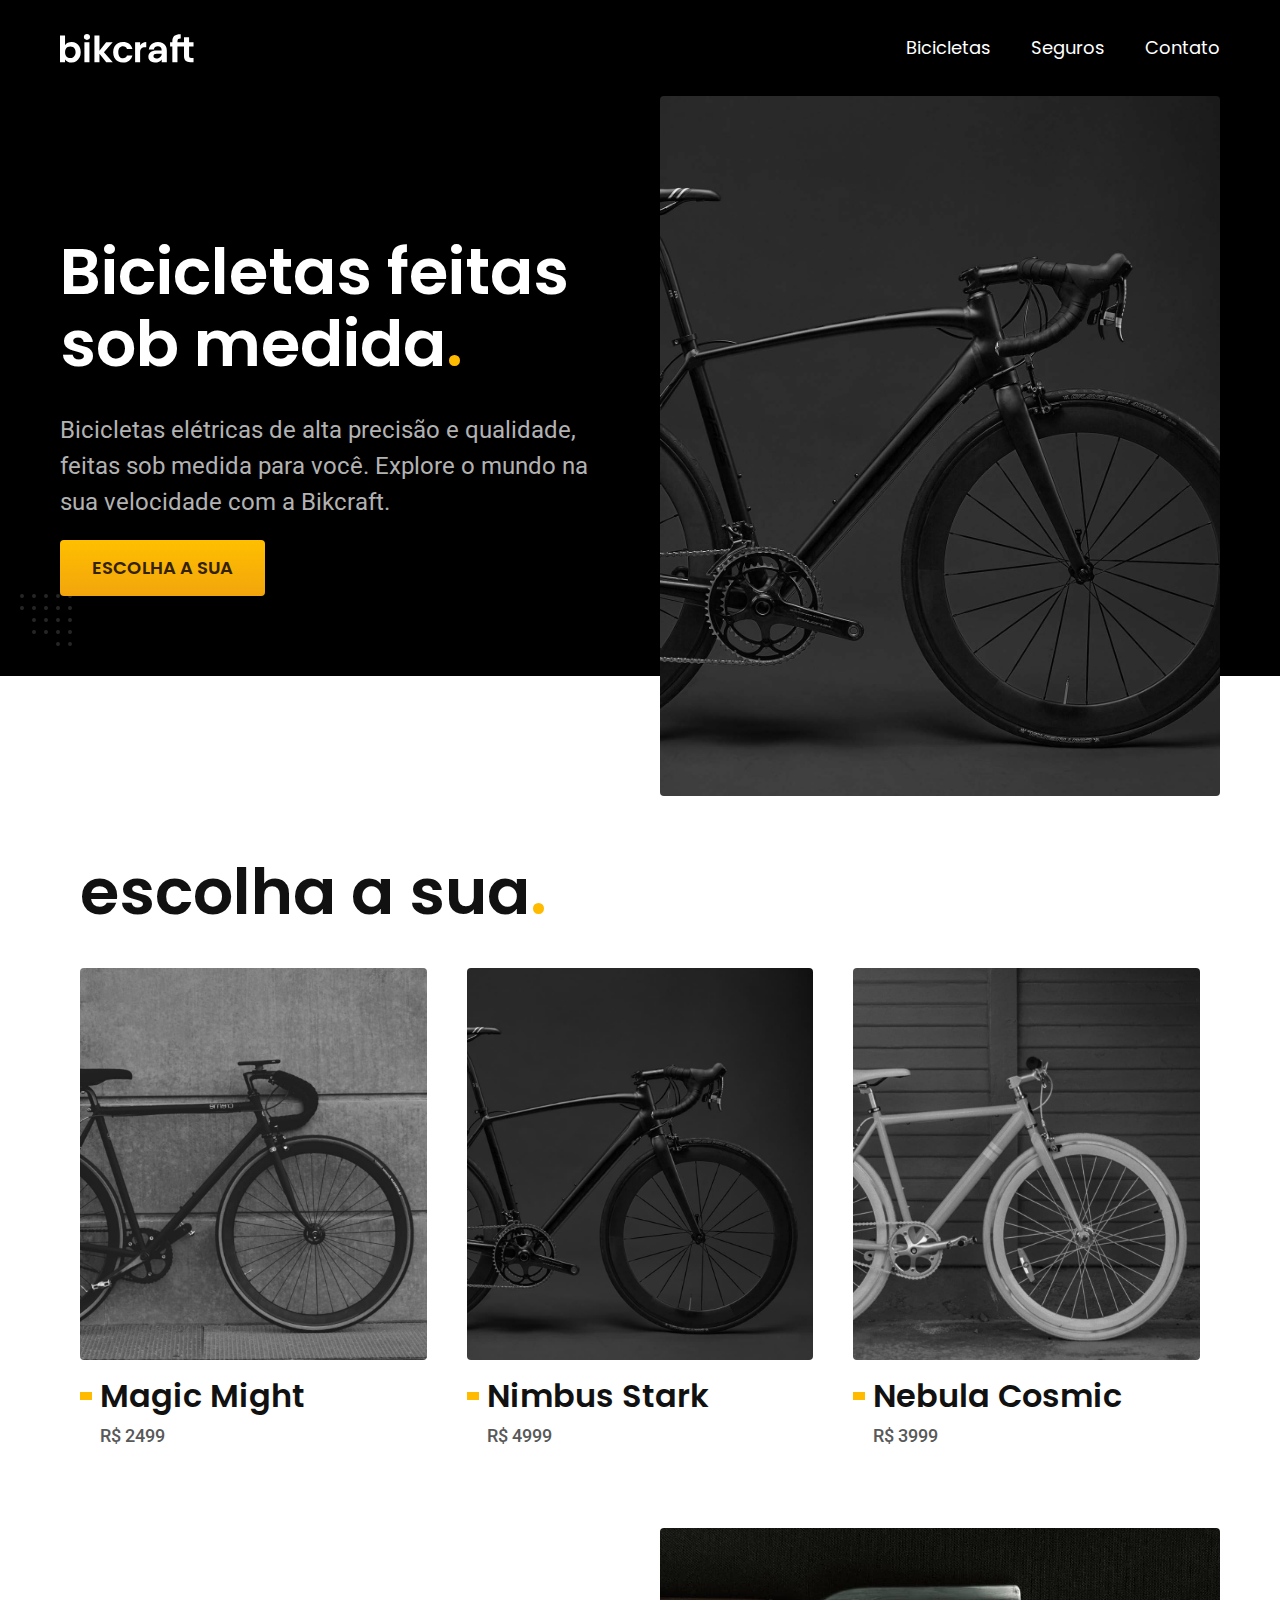
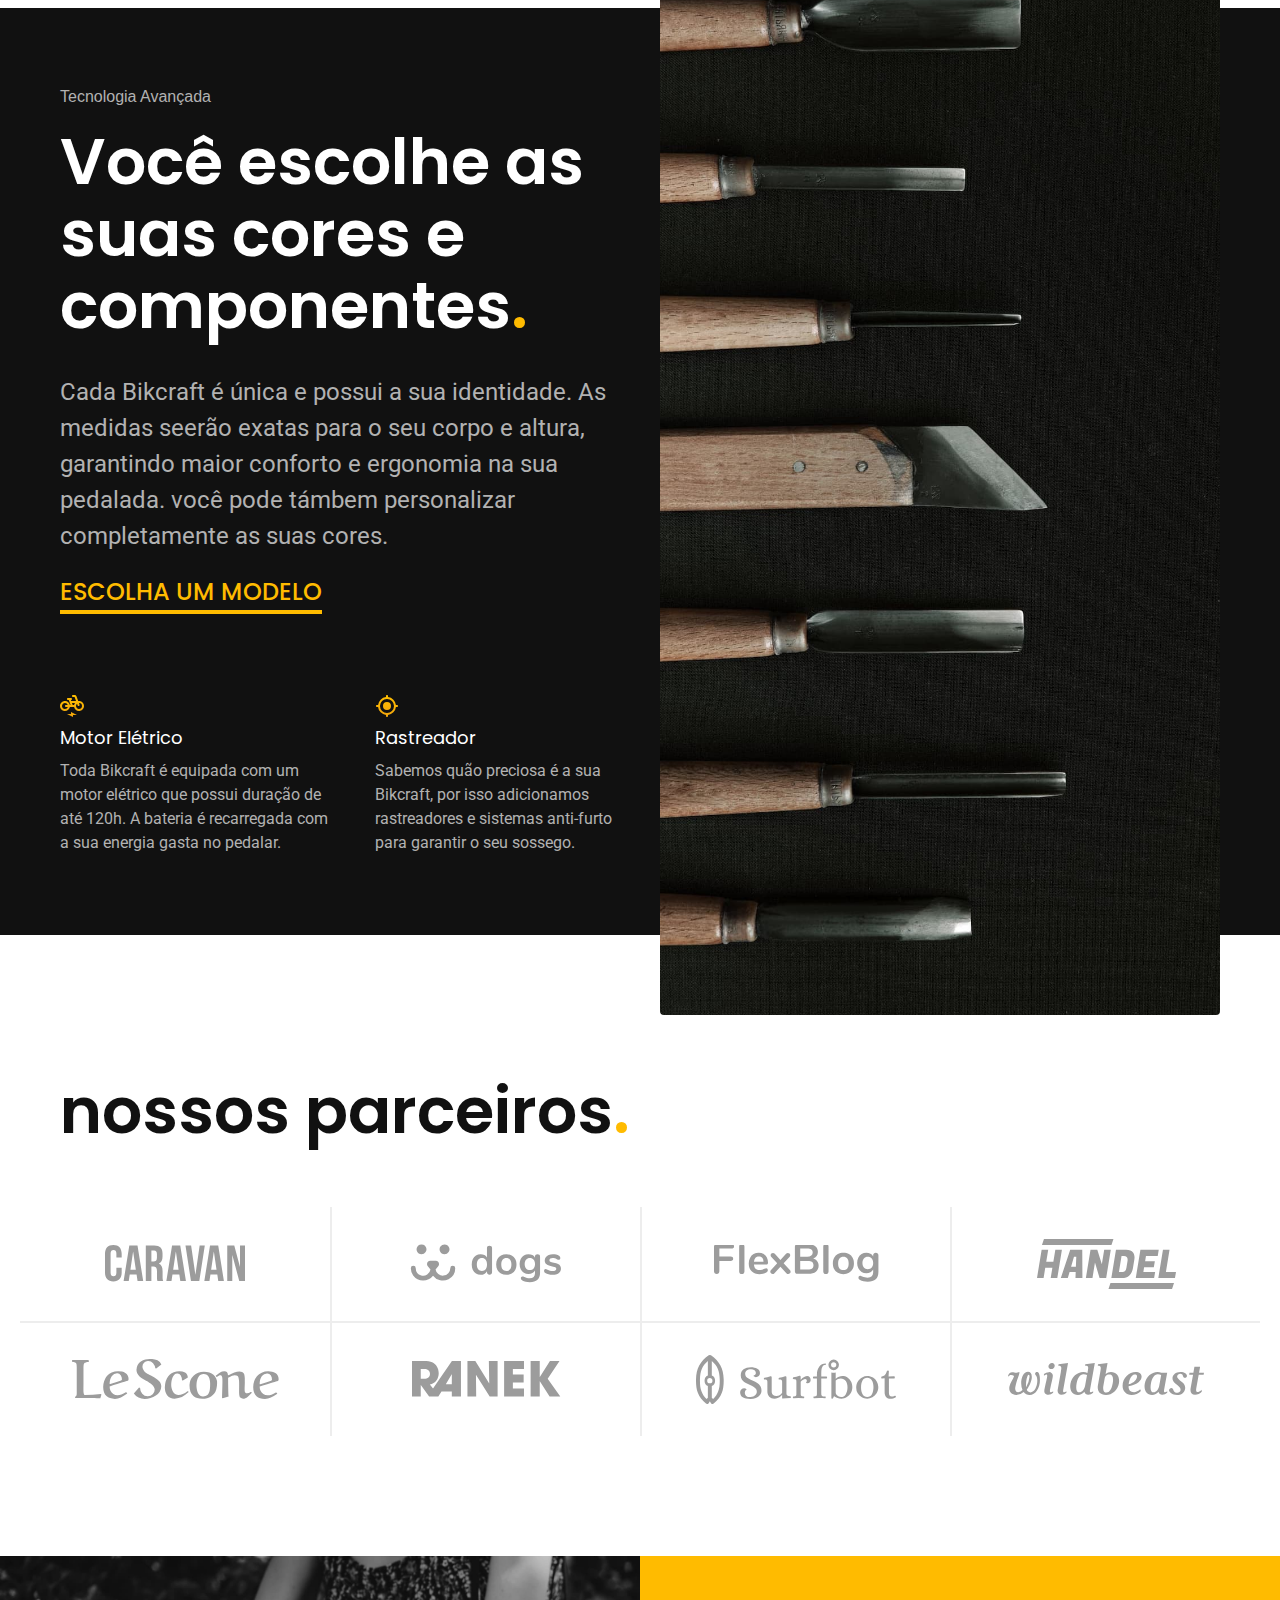
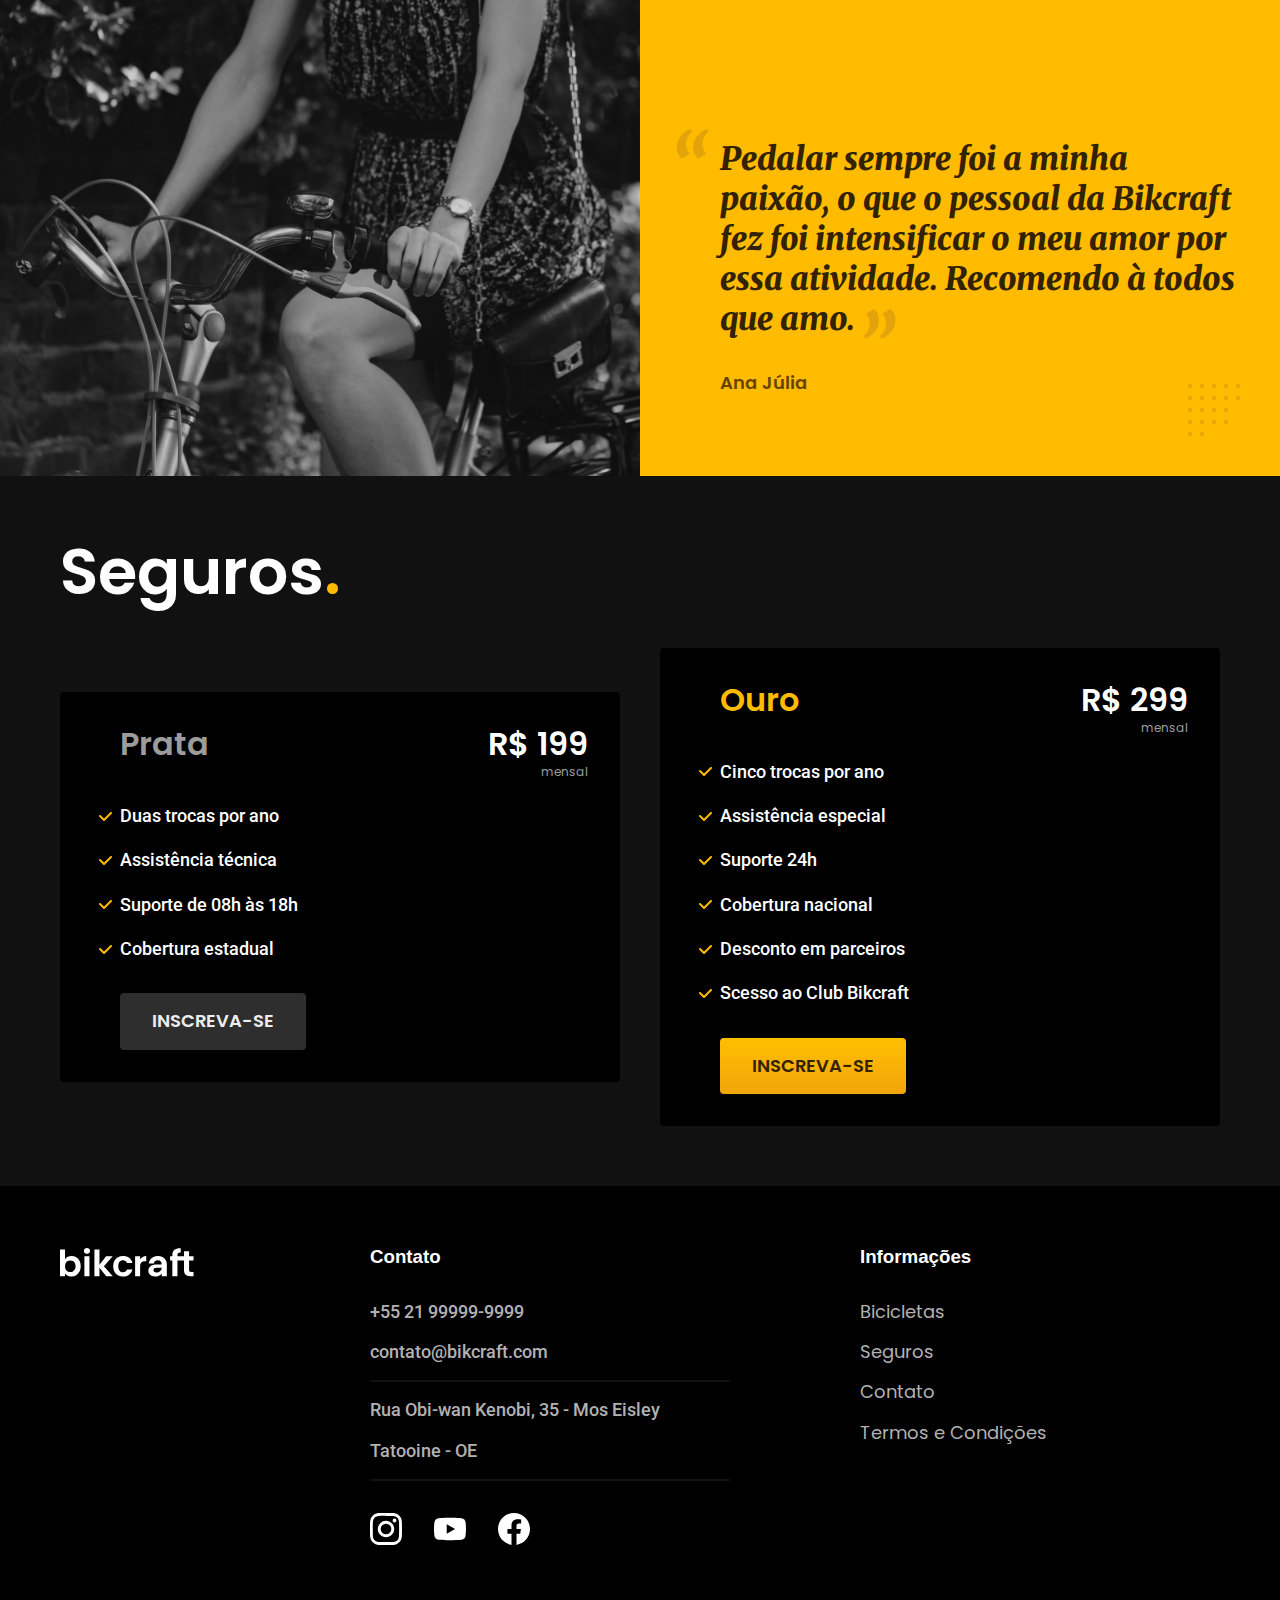
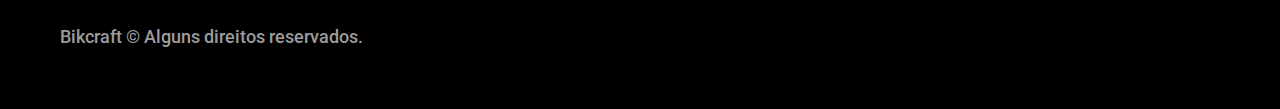
<file: bikcraft/index.html>
<!DOCTYPE html>
<html lang="pt-br">

<head>
  <meta charset="UTF-8">
  <meta name="viewport" content="width=device-width, initial-scale=1.0">

  <title>Bikcraft - Bicicletas Elétricas</title>
  <meta name="description" content="Bicicletas elétricas de alta precisão e qualidade,  feitas sob medida para o cliente. Explore o mundo na sua velocidade com a Bikcraft.">

  <link rel="icon" href="./favicon.svg" type="image/svg+xml">
  <link rel="preload" href="./css/style.min.css" as="style">
  <link rel="stylesheet" href="./css/style.min.css">
  <script>document.documentElement.classList.add("js")</script>

  <link rel="preconnect" href="https://fonts.googleapis.com">
  <link rel="preconnect" href="https://fonts.gstatic.com" crossorigin>
  <link href="https://fonts.googleapis.com/css2?family=Fira+Sans&family=Merriweather:ital,wght@1,900&family=Poppins:wght@400;600&family=Roboto:wght@400;500&display=swap" rel="stylesheet">

</head>

<body>
  <header class="header-bg">
    <div class="header container">
      <a href="./">
        <img src="./img/bikcraft.svg" width="136" height="32" alt="Bikcraft">
      </a>

      <nav aria-label="primaria">
        <ul class="header-menu font-1-m cor-0">
          <li><a href="./bicicletas.html">Bicicletas</a></li>
          <li><a href="./seguros.html">Seguros</a></li>
          <li><a href="./contato.html">Contato</a></li>
        </ul>
      </nav>
    </div>
  </header>

  <main class="introducao-bg">
    <div class="introducao container">
      <div class="introducao-conteudo">
        <h1 class="font-1-xxl cor-0 fadeInDown" data-anime="200">Bicicletas feitas sob medida<span class="cor-p1">.</span></h1>
        <p class="font-2-l cor-5 fadeInDown" data-anime="400">Bicicletas elétricas de alta precisão e qualidade, feitas sob medida para você. Explore o mundo na sua velocidade com a Bikcraft.</p>
        <a class="botao fadeInDown" data-anime="600" href="./bicicletas.html">Escolha a sua</a>
      </div>
      <picture data-anime="800" class="fadeInDown">
        <source media="(max-width: 800px)" src="./img/bicicletas/nimbus.jpg">
        <img src="./img/fotos/introducao.jpg" width="1280" height="1600" alt="Bicicleta elétrica preta.">
      </picture>

    </div>
  </main>

  <article class="bicicletas-lista">
    <h2 class="container font-1-xxl">escolha a sua<span class="cor-p1">.</span></h2>

    <ul>
      <li>
        <a href="./bicicletas/magic.html">
          <img src="./img/bicicletas/magic-home.jpg" width="920" height="1040" alt="Bicicleta preta">
          <h3 class="font-1-xl">Magic Might</h3>
          <span class="font-2-m cor-8">R$ 2499</span>
        </a>
      </li>
      <li>
        <a href="./bicicletas/nimbus.html">
          <img src="./img/bicicletas/nimbus-home.jpg" width="920" height="1040" alt="Bicicleta preta">
          <h3 class="font-1-xl">Nimbus Stark</h3>
          <span class="font-2-m cor-8">R$ 4999</span>
        </a>
      </li>
      <li>
        <a href="./bicicletas/nebula.html">
          <img src="./img/bicicletas/nebula-home.jpg" width="920" height="1040" alt="Bicicleta preta">
          <h3 class="font-1-xl">Nebula Cosmic</h3>
          <span class="font-2-m cor-8">R$ 3999</span>
        </a>
      </li>
    </ul>
  </article>

  <article class="tecnologia-bg">
    <div class="tecnologia container">
      <div class="tecnologia-conteudo">
        <span class="font-2-l-b cor-5">Tecnologia Avançada</span>
        <h2 class="font-1-xxl cor-0">Você escolhe as suas cores e componentes<span class="cor-p1">.</span></h2>
        <p class="font-2-l cor-5">Cada Bikcraft é única e possui a sua identidade. As medidas seerão exatas para o seu corpo e altura, garantindo maior conforto e ergonomia na sua pedalada. você pode támbem personalizar completamente as suas cores.</p>
        <a class="link" href="./bicicletas.html">Escolha um modelo</a>
        <div class="tecnologia-vantagens">
          <div>
            <img src="./img/icones/eletrica.svg" width="24" height="24" alt="">
            <h3 class="font-1-m cor-0">Motor Elétrico</h3>
            <p class="font-2-s cor-5">Toda Bikcraft é equipada com um motor elétrico que possui duração de até 120h. A bateria é recarregada com a sua energia gasta no pedalar.</p>
          </div>
          <div>
            <img src="./img/icones/rastreador.svg" width="24" height="24" alt="">
            <h3 class="font-1-m cor-0">Rastreador</h3>
            <p class="font-2-s cor-5">Sabemos quão preciosa é a sua Bikcraft, por isso adicionamos rastreadores e sistemas anti-furto para garantir o seu sossego.</p>
          </div>
        </div>
      </div>
      <div class="tecnologia-imagem">
        <img src="./img/fotos/tecnologia.jpg" width="1200" height="1920" alt="">
      </div>
    </div>
  </article>

  <section class="parceiros" aria-label="Nossos Parceiros">
    <h2 class="container font-1-xxl">nossos parceiros<span class="cor-p1">.</span></h2>

    <ul>
      <li><img src="./img/parceiros/caravan.svg" width="140" height="38" alt="caravan"></li>
      <li><img src="./img/parceiros/dogs.svg" width="152" height="39" alt="dogs"></li>
      <li><img src="./img/parceiros/flexblog.svg" width="165" height="38" alt="flexbog"></li>
      <li><img src="./img/parceiros/handel.svg" width="139" height="50" alt="handel"></li>
      <li><img src="./img/parceiros/lescone.svg" width="208" height="41" alt="lescone"></li>
      <li><img src="./img/parceiros/ranek.svg" width="149" height="36" alt="ranek"></li>
      <li><img src="./img/parceiros/surfbot.svg" width="200" height="49" alt="surfbot"></li>
      <li><img src="./img/parceiros/wildbeast.svg" width="196" height="34" alt="wildbeast"></li>
    </ul>
  </section>

  <section class="depoimento" aria-label="Depoimento">
    <div>
      <img src="./img/fotos/depoimento.jpg" width="1560" height="1360" alt="Pessoa pedalando uma bicicleta Bikcraft">
    </div>
    <div class="depoimento-conteudo">
      <blockquote class="font-1-xl cor-p5">
        <p>Pedalar sempre foi a minha paixão, o que o pessoal da Bikcraft fez foi intensificar o meu amor por essa atividade. Recomendo à todos que amo.</p>
      </blockquote>
      <span class="font-1-m-b cor-p4">Ana Júlia</span>
    </div>
  </section>

  <article class="seguros-bg">
    <div class="seguros container">
      <h2 class="font-1-xxl cor-0">Seguros<span class="cor-p1">.</span></h2>
      <div class="seguros-item">
        <h3 class="font-1-xl cor-6">Prata</h3>
        <span class="font-1-xl cor-0">R$ 199 <span class="font-1-xs cor-6">mensal</span></span>
        <ul class="font-2-m cor-0">
          <li>Duas trocas por ano</li>
          <li>Assistência técnica</li>
          <li>Suporte de 08h às 18h</li>
          <li>Cobertura estadual</li>
        </ul>
        <a class="botao seguntario" href="./orcamento.html?tipo=seguro&produto=prata">Inscreva-se</a>
      </div>

      <div class="seguros-item">
        <h3 class="font-1-xl cor-p1">Ouro</h3>
        <span class="font-1-xl cor-0">R$ 299 <span class="font-1-xs cor-6">mensal</span></span>
        <ul class="font-2-m cor-0">
          <li>Cinco trocas por ano</li>
          <li>Assistência especial</li>
          <li>Suporte 24h</li>
          <li>Cobertura nacional</li>
          <li>Desconto em parceiros</li>
          <li>Scesso ao Club Bikcraft</li>
        </ul>
        <a class="botao" href="./orcamento.html?tipo=seguro&produto=ouro">Inscreva-se</a>
      </div>
    </div>
  </article>

  <footer class="footer-bg">
    <div class="footer container">
      <img src="./img/bikcraft.svg" width="136" height="32" alt="Bikcraft">
      <div class="footer-contato">
        <h3 class="font-2-l-b cor-0">Contato</h3>
        <ul class="font-2-m cor-5">
          <li><a href="tel:+55219999999">+55 21 99999-9999</a></li>
          <li><a href="mailto:contato@bikcraft.com">contato@bikcraft.com</a></li>
          <li>Rua Obi-wan Kenobi, 35 - Mos Eisley</li>
          <li>Tatooine - OE</li>
        </ul>
        <div class="footer-redes">
          <a href="./">
            <img src="./img/redes/instagram.svg" width="32" height="32" alt="instagram">
          </a>
          <a href="./">
            <img src="./img/redes/youtube.svg" width="32" height="32" alt="Youtube">
          </a>
          <a href="./">
            <img src="./img/redes/facebook.svg" width="32" height="32" alt="Facebook">
          </a>
        </div>
      </div>
      <div class="footer-informacoes">
        <h3 class="font-2-l-b cor-0">Informações</h3>
        <nav>
          <ul class="font-1-m cor-5">
            <li><a href="./bicicletas.html">Bicicletas</a></li>
            <li><a href="./seguros.html">Seguros</a></li>
            <li><a href="./contato.html">Contato</a></li>
            <li><a href="./termos.html">Termos e Condições</a></li>
          </ul>
        </nav>
      </div>
      <p class="footer-copy font-2-m cor-6">Bikcraft © Alguns direitos reservados.</p>
    </div>
  </footer>

  <script src="./js/plugins/simple-anime.js"></script>
  <script src="./js/script.js"></script>
</body>

</html>
</file>
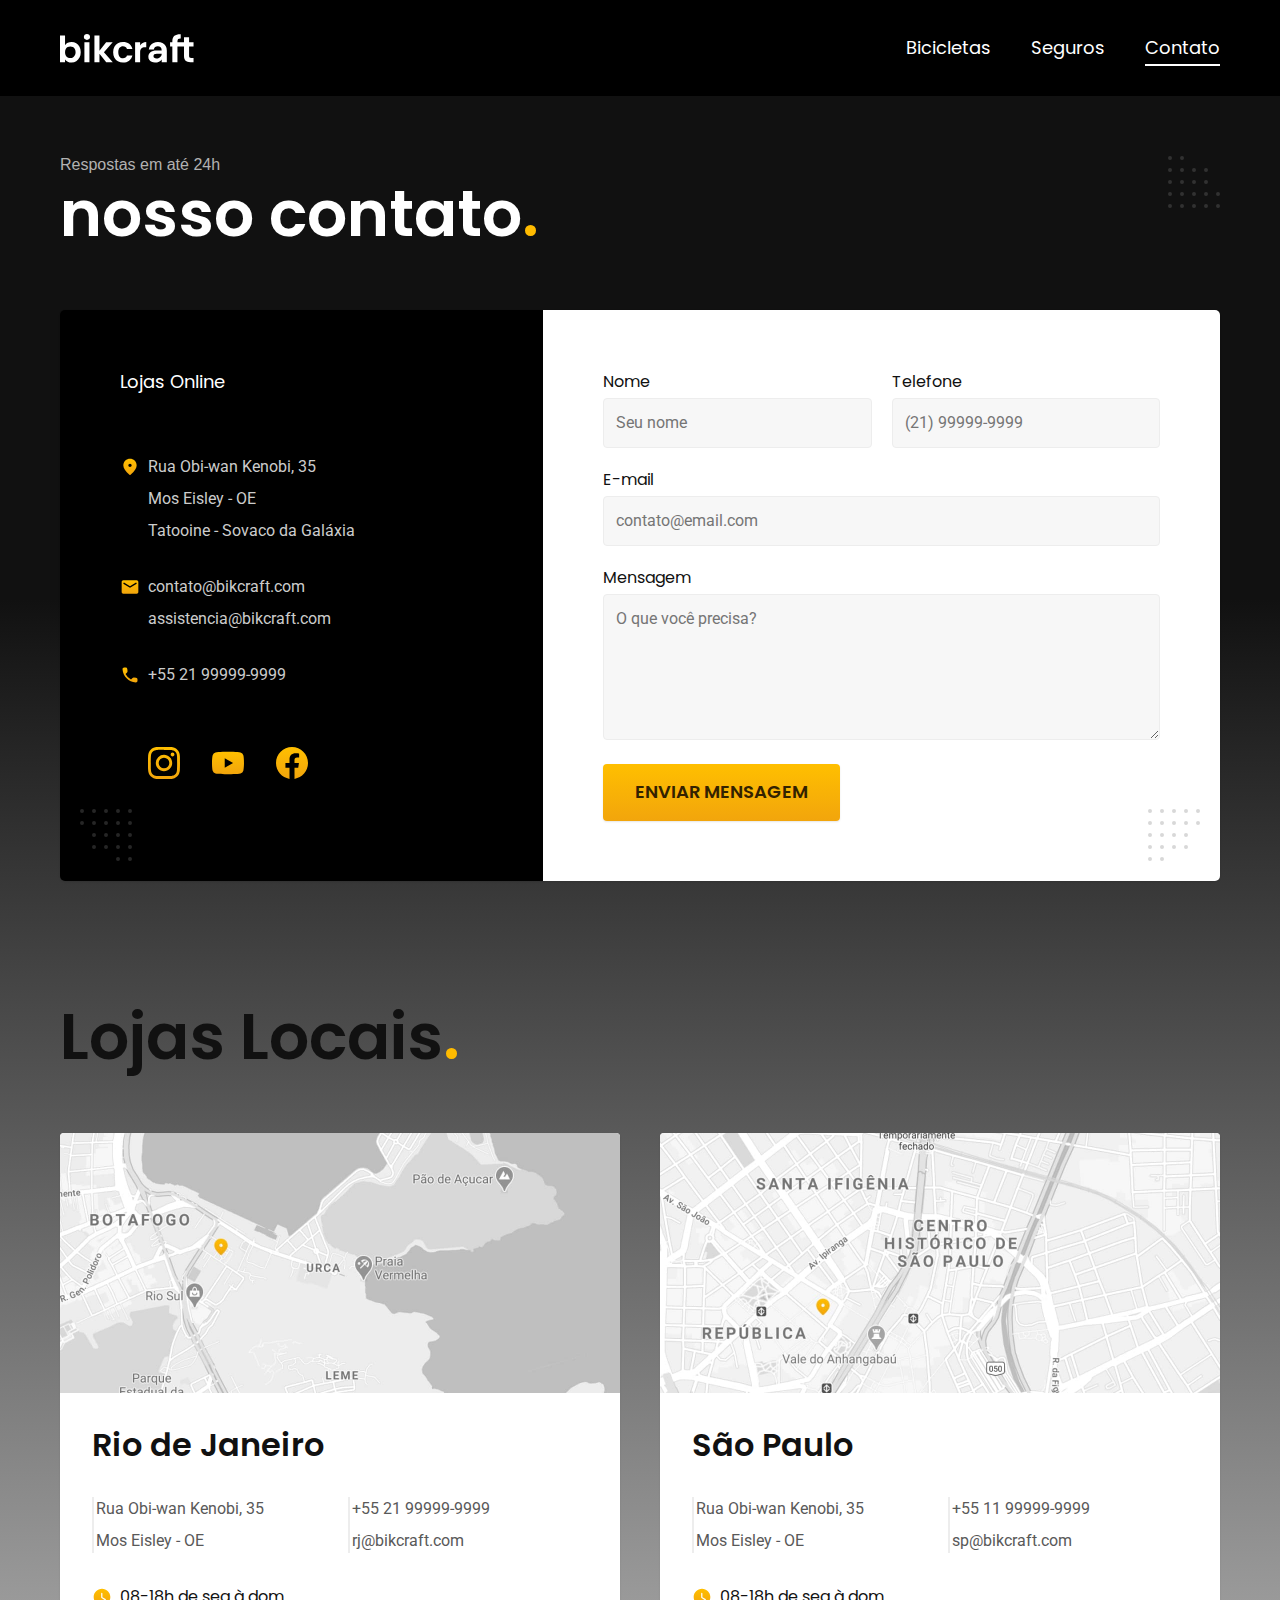
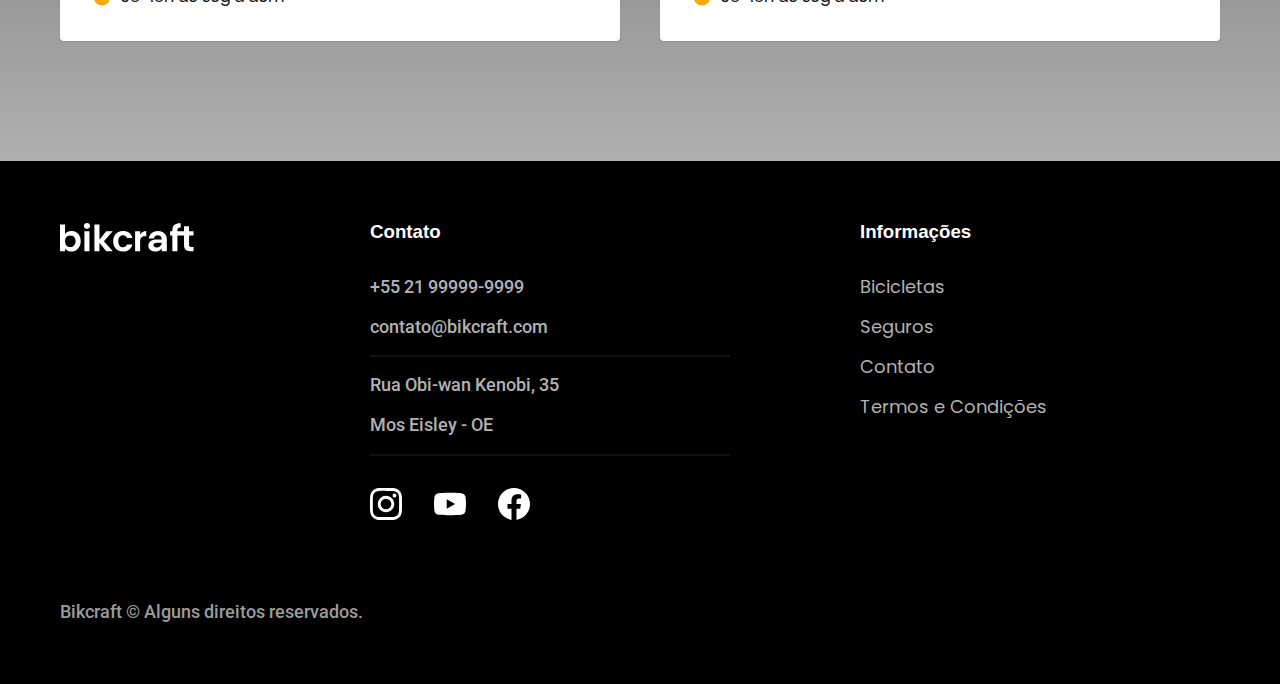
<file: bikcraft/contato.html>
<!DOCTYPE html>
<html lang="pt-br">

<head>
  <meta charset="UTF-8">
  <meta name="viewport" content="width=device-width, initial-scale=1.0">

  <title>Contato | Bikcraft</title>
  <meta name="description" content="Termos e Condições.">

  <link rel="icon" href="./favicon.svg" type="image/svg+xml">
  <link rel="preload" href="./css/style.min.css" as="style">
  <link rel="stylesheet" href="./css/style.min.css">
  <script>document.documentElement.classList.add("js")</script>

  <link rel="preconnect" href="https://fonts.googleapis.com">
  <link rel="preconnect" href="https://fonts.gstatic.com" crossorigin>
  <link href="https://fonts.googleapis.com/css2?family=Fira+Sans&family=Merriweather:ital,wght@1,900&family=Poppins:wght@400;600&family=Roboto:wght@400;500&display=swap" rel="stylesheet">
  <script>
    document.documentElement.classList.add("js")</script>
</head>

<body id="contato">
  <header class="header-bg">
    <div class="header container">
      <a href="./">
        <img src="./img/bikcraft.svg" alt="Bikcraft">
      </a>

      <nav aria-label="primaria">
        <ul class="header-menu font-1-m cor-0">
          <li><a href="./bicicletas.html">Bicicletas</a></li>
          <li><a href="./seguros.html">Seguros</a></li>
          <li><a href="./contato.html">Contato</a></li>
        </ul>
      </nav>
    </div>
  </header>

  <main>
    <div class="titulo-bg">
      <div class="titulo container">
        <p class="font-2-l-b cor-5">Respostas em até 24h</p>
        <h1 class="font-1-xxl cor-0">nosso contato<span class="cor-p1">.</span></h1>
      </div>
    </div>

    <div class="contato container">
      <section class="contato-dados" aria-label="Endereço">
        <h2 class="font-1-m cor-0">Lojas Online</h2>
        <div class="contato-endereco font-2-s cor-4">
          <p>Rua Obi-wan Kenobi, 35</p>
          <p>Mos Eisley - OE</p>
          <p>Tatooine - Sovaco da Galáxia </p>
        </div>
        <address class="contato-meios font-2-s cor-4">
          <a href="mailto:contato@bikcraft.com">contato@bikcraft.com</a>
          <a href="mailto:assistencia@bikcraft.com">assistencia@bikcraft.com</a>
          <a href="tel:+55219999999">+55 21 99999-9999</a>
        </address>
        <div class="contato-redes">
          <a href="./">
            <img src="./img/redes/instagram-p.svg" alt="instagram">
          </a>
          <a href="./">
            <img src="./img/redes/youtube-p.svg" alt="Youtube">
          </a>
          <a href="./">
            <img src="./img/redes/facebook-p.svg" alt="Facebook">
          </a>
        </div>
      </section>
      <section class="contato-formulario" aria-label="Formulário">
        <form class="form" action="./enviar.php" method="post">
          <div>
            <label for="nome">Nome</label>
            <input type="text" id="nome" name="nome" placeholder="Seu nome">
          </div>
          <div>
            <label for="telefone">Telefone</label>
            <input type="text" id="telefone" name="telefone" placeholder="(21) 99999-9999">
          </div>
          <div class="col-2">
            <label for="email">E-mail</label>
            <input type="email" id="email" name="email" placeholder="contato@email.com" required>
          </div>
          <div class="col-2">
            <label for="mensagem">Mensagem</label>
            <textarea rows="5" id="mensagem" name="mensagem" placeholder="O que você precisa?"></textarea>
          </div>
          <button class="botao col-2">Enviar Mensagem</button>
        </form>
      </section>
    </div>
  </main>

  <article class="lojas container">
    <h2 class="font-1-xxl">Lojas Locais<span class="cor-p1">.</span></h2>
    <div class="lojas-item">
      <img src="./img/lojas/rj.jpg" alt="mapa marcando o endereço Rua Obi-wan Kenobi, 35 - Mos Eisley - OE">
      <div class="lojas-conteudo">
        <h3 class="font-1-xl">Rio de Janeiro</h3>
        <div class="lojas-dados font-2-s cor-8">
          <p>Rua Obi-wan Kenobi, 35</p>
          <p>Mos Eisley - OE</p>
        </div>
        <div class="lojas-dados font-2-s cor-8">
          <a href="tel:+55219999999">+55 21 99999-9999</a>
          <a href="mailto:rj@bikcraft.com">rj@bikcraft.com</a>
        </div>
        <p class="lojas-tempo font-1-s"><img src="./img/icones/horario.svg" alt="">08-18h de seg à dom</p>
      </div>
    </div>

    <div class="lojas-item">
      <img src="./img/lojas/sp.jpg" alt="mapa marcando o endereço Rua Obi-wan Kenobi, 35 - Mos Eisley - OE">
      <div class="lojas-conteudo">
        <h3 class="font-1-xl">São Paulo</h3>
        <div class="lojas-dados font-2-s cor-8">
          <p>Rua Obi-wan Kenobi, 35</p>
          <p>Mos Eisley - OE</p>
        </div>
        <div class="lojas-dados font-2-s cor-8">
          <a href="tel:+55119999999">+55 11 99999-9999</a>
          <a href="mailto:sp@bikcraft.com">sp@bikcraft.com</a>
        </div>
        <p class="lojas-tempo font-1-s"><img src="./img/icones/horario.svg" alt="">08-18h de seg à dom</p>
      </div>
    </div>
  </article>

  <footer class="footer-bg">
    <div class="footer container">
      <img src="./img/bikcraft.svg" alt="Bikcraft">
      <div class="footer-contato">
        <h3 class="font-2-l-b cor-0">Contato</h3>
        <ul class="font-2-m cor-5">
          <li><a href="tel:+55219999999">+55 21 99999-9999</a></li>
          <li><a href="mailto:contato@bikcraft.com">contato@bikcraft.com</a></li>
          <li>Rua Obi-wan Kenobi, 35</li>
          <li>Mos Eisley - OE</li>
        </ul>
        <div class="footer-redes">
          <a href="./">
            <img src="./img/redes/instagram.svg" alt="instagram">
          </a>
          <a href="./">
            <img src="./img/redes/youtube.svg" alt="Youtube">
          </a>
          <a href="./">
            <img src="./img/redes/facebook.svg" alt="Facebook">
          </a>
        </div>
      </div>
      <div class="footer-informacoes">
        <h3 class="font-2-l-b cor-0">Informações</h3>
        <nav>
          <ul class="font-1-m cor-5">
            <li><a href="./bicicletas.html">Bicicletas</a></li>
            <li><a href="./seguros.html">Seguros</a></li>
            <li><a href="./contato.html">Contato</a></li>
            <li><a href="./termos.html">Termos e Condições</a></li>
          </ul>
        </nav>
      </div>
      <p class="footer-copy font-2-m cor-6">Bikcraft © Alguns direitos reservados.</p>
    </div>
  </footer>
  <script src="./js/script.js"></script>
  <script src="./js/formulario.js"></script>
</body>

</html>
</file>
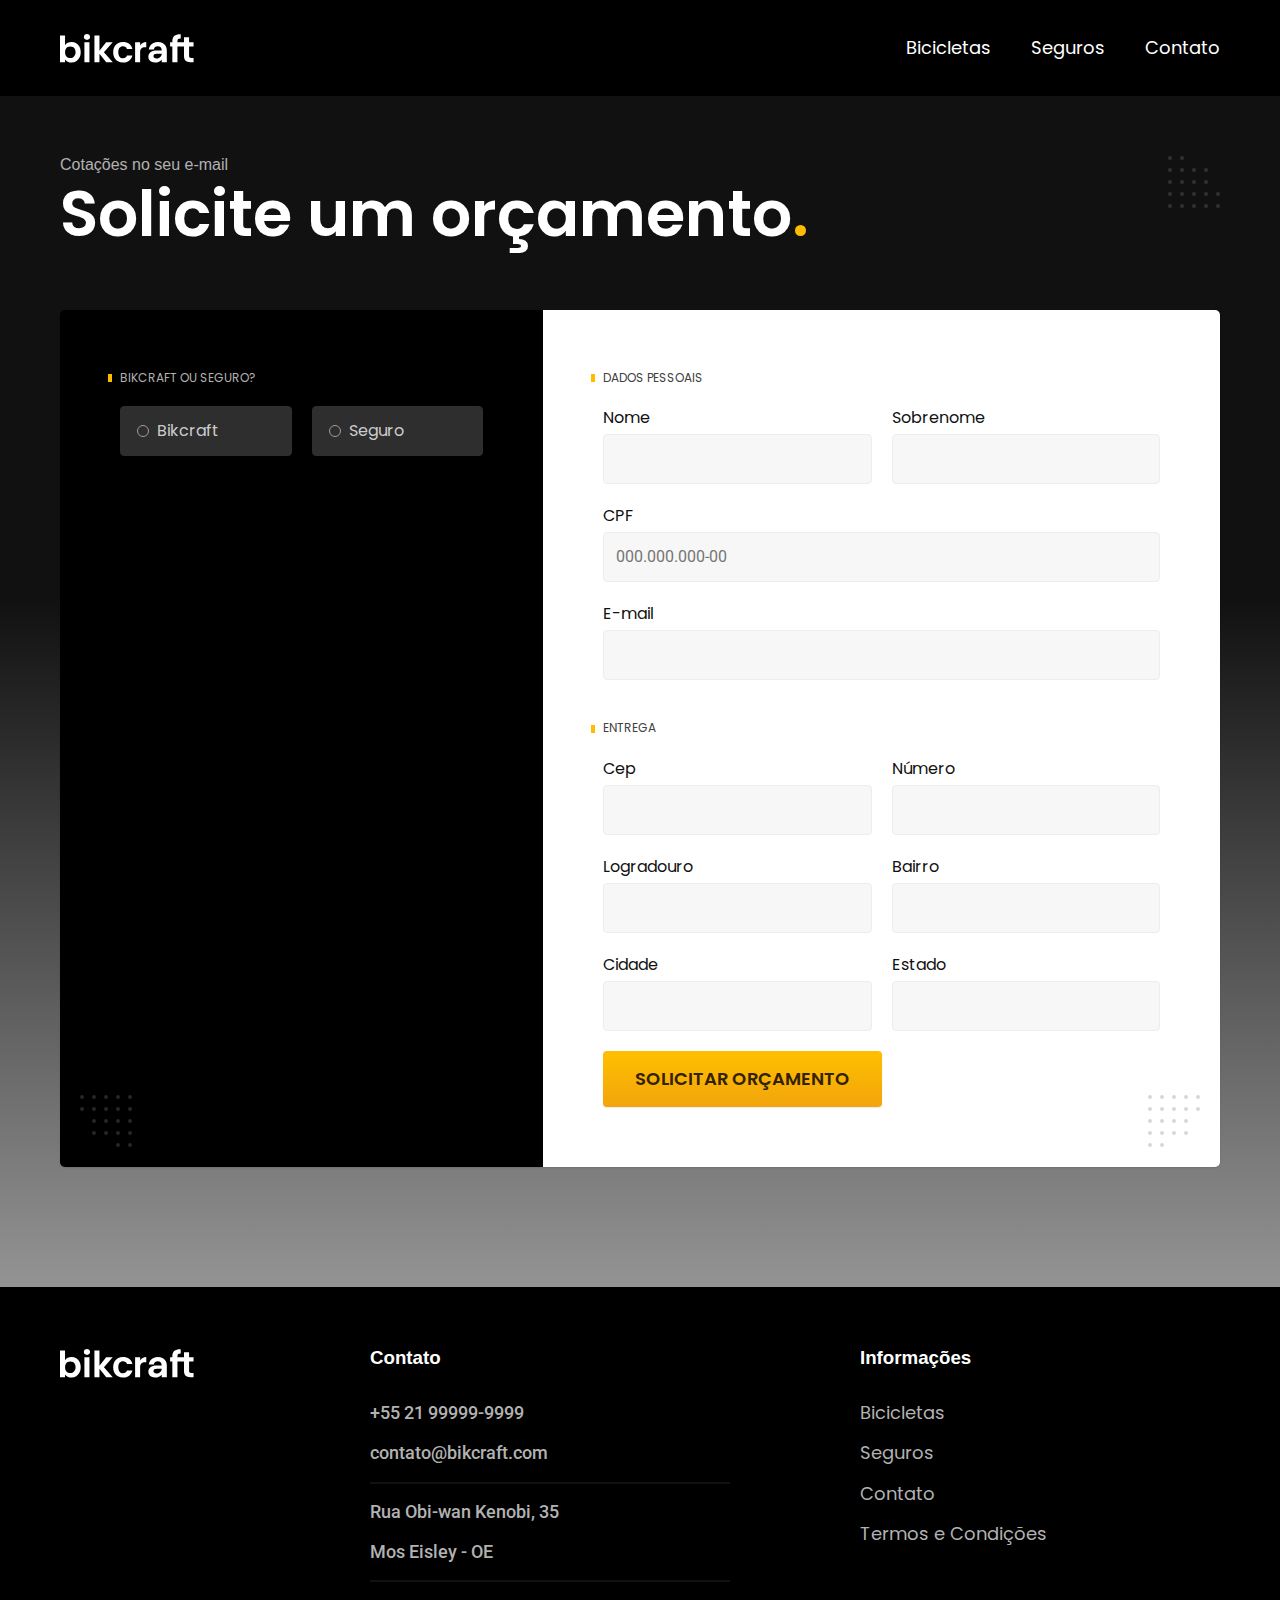
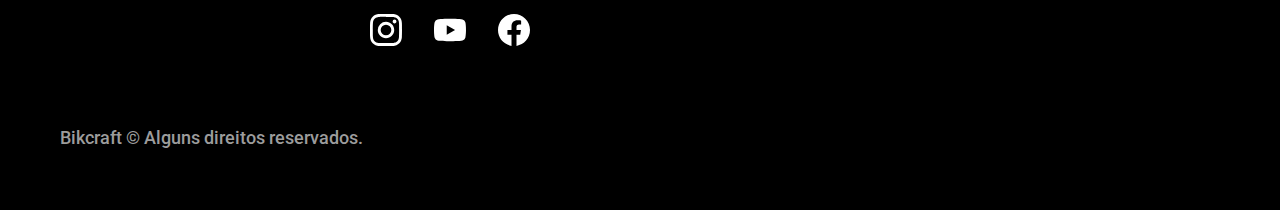
<file: bikcraft/orcamento.html>
<!DOCTYPE html>
<html lang="pt-br">

<head>
  <meta charset="UTF-8">
  <meta name="viewport" content="width=device-width, initial-scale=1.0">

  <title>Orçamento | Bikcraft</title>
  <meta name="description" content="Termos e Condições.">

  <link rel="icon" href="./favicon.svg" type="image/svg+xml">
  <link rel="preload" href="./css/style.min.css" as="style">
  <link rel="stylesheet" href="./css/style.min.css">
  <script>document.documentElement.classList.add("js")</script>

  <link rel="preconnect" href="https://fonts.googleapis.com">
  <link rel="preconnect" href="https://fonts.gstatic.com" crossorigin>
  <link href="https://fonts.googleapis.com/css2?family=Fira+Sans&family=Merriweather:ital,wght@1,900&family=Poppins:wght@400;600&family=Roboto:wght@400;500&display=swap" rel="stylesheet">
  <script>
    document.documentElement.classList.add("js")</script>
</head>

<body id="orcamento">
  <header class="header-bg">
    <div class="header container">
      <a href="./">
        <img src="./img/bikcraft.svg" alt="Bikcraft">
      </a>

      <nav aria-label="primaria">
        <ul class="header-menu font-1-m cor-0">
          <li><a href="./bicicletas.html">Bicicletas</a></li>
          <li><a href="./seguros.html">Seguros</a></li>
          <li><a href="./contato.html">Contato</a></li>
        </ul>
      </nav>
    </div>
  </header>

  <main>
    <div class="titulo-bg">
      <div class="titulo container">
        <p class="font-2-l-b cor-5">Cotações no seu e-mail</p>
        <h1 class="font-1-xxl cor-0">Solicite um orçamento<span class="cor-p1">.</span></h1>
      </div>
    </div>

    <form class="orcamento container" action="./enviar.php" method="post">
      <div class="orcamento-produto">
        <h2 class="font-1-xs cor-5">Bikcraft ou Seguro?</h2>

        <input type="radio" name="tipo" value="bikcraft" id="bikcraft">
        <label for="bikcraft">Bikcraft</label>

        <input type="radio" name="tipo" value="seguro" id="seguro">
        <label for="seguro">Seguro</label>

        <div class="orcamento-conteudo" id="orcamento-bikcraft">
          <h2 class="font-1-xs cor-5">Escolha a sua</h2>

          <input type="radio" name="produto" value="nimbus" id="nimbus">
          <label for="nimbus">Nimbus Stark <span>R$ 4999</span></label>
          <div class="orcamento-detalhes">
            <ul class="font-1-xs cor-8">
              <li><img src="./img/icones/eletrica.svg" alt="">Motor Elétrico</li>
              <li><img src="./img/icones/carbono.svg" alt="">Fibra de Carbono</li>
              <li><img src="./img/icones/velocidade.svg" alt="">50 km/h</li>
              <li><img src="./img/icones/rastreador.svg" alt="">Rastreador</li>
            </ul>
            <img src="./img/bicicletas/nimbus.jpg" alt="Bicicleta Preta">
          </div>

          <input type="radio" name="produto" value="magic" id="magic">
          <label for="magic">Magic Might <span>R$ 2499</span></label>
          <div class="orcamento-detalhes">
            <ul class="font-1-xs cor-8">
              <li><img src="./img/icones/eletrica.svg" alt="">Motor Elétrico</li>
              <li><img src="./img/icones/carbono.svg" alt="">Fibra de Carbono</li>
              <li><img src="./img/icones/velocidade.svg" alt="">45 km/h</li>
              <li><img src="./img/icones/rastreador.svg" alt="">Rastreador</li>
            </ul>
            <img src="./img/bicicletas/magic.jpg" alt="Bicicleta Preta">
          </div>

          <input type="radio" name="produto" value="nebula" id="nebula">
          <label for="nebula">Nebula Cosmic <span>R$ 3999</span></label>
          <div class="orcamento-detalhes">
            <ul class="font-1-xs cor-8">
              <li><img src="./img/icones/eletrica.svg" alt="">Motor Elétrico</li>
              <li><img src="./img/icones/carbono.svg" alt="">Fibra de Carbono</li>
              <li><img src="./img/icones/velocidade.svg" alt="">40 km/h</li>
              <li><img src="./img/icones/rastreador.svg" alt="">Rastreador</li>
            </ul>
            <img src="./img/bicicletas/nebula.jpg" alt="Bicicleta Branca">
          </div>
        </div>

        <div class="orcamento-conteudo" id="orcamento-seguro">
          <h2 class="font-1-xs cor-5">Escolha o plano</h2>

          <input type="radio" name="produto" value="prata" id="prata">
          <label for="prata">Prata <span>R$ 199</span></label>

          <input type="radio" name="produto" value="ouro" id="ouro">
          <label for="ouro">Ouro <span>R$ 299</span></label>
        </div>
      </div>
      <div class="orcamento-dados form">
        <h2 class="font-1-xs cor-9 col-2">dados pessoais</h2>
        <div>
          <label for="nome">Nome</label>
          <input type="text" id="nome" name="nome">
        </div>
        <div>
          <label for="sobrenome">Sobrenome</label>
          <input type="text" id="sobrenome" name="sobrenome">
        </div>
        <div class="col-2">
          <label for="cpf">CPF</label>
          <input type="text" id="cpf" name="cpf" placeholder="000.000.000-00">
        </div>
        <div class="col-2">
          <label for="email">E-mail</label>
          <input type="email" id="email" name="email" required>
        </div>
        <h2 class="font-1-xs cor-9 col-2">entrega</h2>
        <div>
          <label for="cep">Cep</label>
          <input type="text" id="cep" name="cep">
        </div>
        <div>
          <label for="numero">Número</label>
          <input type="text" id="numero" name="numero">
        </div>
        <div>
          <label for="logradouro">Logradouro</label>
          <input type="text" id="logradouro" name="logradouro">
        </div>
        <div>
          <label for="bairro">Bairro</label>
          <input type="text" id="bairro" name="bairro">
        </div>
        <div>
          <label for="cidade">Cidade</label>
          <input type="text" id="cidade" name="cidade">
        </div>
        <div>
          <label for="estado">Estado</label>
          <input type="text" id="estado" name="estado">
        </div>
        <button class="botao col-2">Solicitar orçamento</button>
      </div>
    </form>
  </main>

  <footer class="footer-bg">
    <div class="footer container">
      <img src="./img/bikcraft.svg" alt="Bikcraft">
      <div class="footer-contato">
        <h3 class="font-2-l-b cor-0">Contato</h3>
        <ul class="font-2-m cor-5">
          <li><a href="tel:+55219999999">+55 21 99999-9999</a></li>
          <li><a href="mailto:contato@bikcraft.com">contato@bikcraft.com</a></li>
          <li>Rua Obi-wan Kenobi, 35</li>
          <li>Mos Eisley - OE</li>
        </ul>
        <div class="footer-redes">
          <a href="./">
            <img src="./img/redes/instagram.svg" alt="instagram">
          </a>
          <a href="./">
            <img src="./img/redes/youtube.svg" alt="Youtube">
          </a>
          <a href="./">
            <img src="./img/redes/facebook.svg" alt="Facebook">
          </a>
        </div>
      </div>
      <div class="footer-informacoes">
        <h3 class="font-2-l-b cor-0">Informações</h3>
        <nav>
          <ul class="font-1-m cor-5">
            <li><a href="./bicicletas.html">Bicicletas</a></li>
            <li><a href="./seguros.html">Seguros</a></li>
            <li><a href="./contato.html">Contato</a></li>
            <li><a href="./termos.html">Termos e Condições</a></li>
          </ul>
        </nav>
      </div>
      <p class="footer-copy font-2-m cor-6">Bikcraft © Alguns direitos reservados.</p>
    </div>
  </footer>
  <script src="./js/script.js"></script>
  <script src="./js/formulario.js"></script>
</body>

</html>
</file>
<file: bikcraft/css/style.min.css>
body{margin:0;font-family:Arial,Helvetica,sans-serif;color:#111}blockquote,dd,h1,h2,h3,h4,p,ul{margin:0}ul{padding:0;list-style:none}a{text-decoration:none;color:inherit}img{max-width:100%;height:auto;display:block}img[src$=".jpg"]{border-radius:4px}.font-1-xs{font:400 0.75rem/1.35 Poppins,sans-serif}.font-2-xs{font:400 0.875rem/1.43 Roboto,sans-serif}.font-1-s{font:400 1rem/1.5 Poppins,sans-serif}.font-2-s{font:400 1rem/1.5 Roboto,sans-serif}.font-1-m,.font-1-m-b{font:400 1.125rem/1.35 Poppins,sans-serif}.font-1-m-b{font-weight:600}.font-2-m{font:500 1.125rem/1.35 Roboto,sans-serif}.font-1-l,.font-1-l-b{font:400 1.5rem/1.5 Poppins,sans-serif}.font-1-l-b{font-weight:500;letter-spacing:.015em;text-transform:uppercase}.font-1-xl{font:600 2rem/1.25 Poppins,sans-serif}.font-2-xl{font:500 2rem/1.25 Roboto,sans-serif}.font-1-xxl{font:600 4rem/1.125 Poppins,sans-serif}.font-2-l{font:400 1.5rem/1.5 Roboto,sans-serif}@media (max-width:1200px){.font-1-xxl{font-size:3rem}.font-2-l,.font-2-l-b{font-size:1.125rem}}@media (max-width:800px){.font-1-xxl{font-size:2rem}.font-1-xl,.font-2-xl{font-size:1.5rem}}:root{--cor-0:#ffffff;--cor-1:#f7f7f7;--cor-2:#ededed;--cor-3:#dedede;--cor-4:#cccccc;--cor-5:#b2b2b2;--cor-6:#9c9c9c;--cor-7:#717171;--cor-8:#595959;--cor-9:#404040;--cor-10:#2e2e2e;--cor-11:#111111;--cor-12:#000000;--cor-p1:#ffbb00;--cor-p2:#e4a30b;--cor-p3:#a66f00;--cor-p4:#664400;--cor-p5:#332200}.cor-0{color:var(--cor-0)}.cor-1{color:var(--cor-1)}.cor-2{color:var(--cor-2)}.cor-3{color:var(--cor-3)}.cor-4{color:var(--cor-4)}.cor-5{color:var(--cor-5)}.cor-6{color:var(--cor-6)}.cor-7{color:var(--cor-7)}.cor-8{color:var(--cor-8)}.cor-9{color:var(--cor-9)}.cor-10{color:var(--cor-10)}.cor-11{color:var(--cor-11)}.cor-12{color:var(--cor-12)}.cor-p1{color:var(--cor-p1)}.cor-p2{color:var(--cor-p2)}.cor-p3{color:var(--cor-p3)}.cor-p4{color:var(--cor-p4)}.cor-p5{color:var(--cor-p5)}.js .fadeInDown{transform:translate3d(0,-20px,0)}.js .fadeInUp{transform:translate3d(0,20px,0)}.js .fadeInRight{transform:translate3d(20px,0,0)}.js .fadeInLeft{transform:translate3d(-20px,0,0)}.js [data-anime]{opacity:0}.js .anime{opacity:1;transform:none;transition:transform .8s,opacity .8s}.header-bg{background-color:var(--cor-12)}.header{display:flex;flex-wrap:wrap;gap:20px;justify-content:space-between;align-items:center;padding-top:20px;padding-bottom:20px}.header-menu{display:flex;flex-wrap:wrap;gap:40px}.header-menu a{display:inline-block;padding:16px 0;position:relative}.header-menu a:after{content:"";display:block;height:2px;width:0;background:var(--cor-0);margin-top:4px;transition:.3s;position:absolute}.header-menu a.ativo::after,.header-menu a:hover:after{width:100%}@media (max-width:800px){.header-menu{gap:20px}.header-menu a{background:var(--cor-11);padding:12px 16px;border-radius:4px}.header-menu a:hover{background-color:var(--cor-10)}.header a:after{display:none}}@media (max-width:600px){.header-menu{gap:12px}.header-menu a{padding:8px 12px;font-size:14px}}.footer-bg{background:var(--cor-12)}.footer{display:grid;grid-template-columns:3fr 5fr 4fr;gap:40px;padding-top:60px;padding-bottom:60px}.footer h3{margin-bottom:32px}.footer-contato ul{margin-bottom:32px}.footer-contato li:nth-child(2n):after{content:"";display:block;max-width:360px;height:2px;background:var(--cor-11);margin-top:16px}.footer li{margin-bottom:16px}.footer-redes{display:flex;gap:32px}.footer a:hover{color:var(--cor-0)}.footer-copy{grid-column:1/-1;margin-top:40px}@media (max-width:800px){.footer>img{display:none}.footer{grid-template-columns:1fr 1fr}}@media (max-width:600px){.footer{grid-template-columns:1fr;gap:60px}.footer-copy{margin-top:0}}.container{box-sizing:border-box;max-width:1200px;padding-left:20px;padding-right:20px;margin-left:auto;margin-right:auto}.botao{display:inline-block;padding:16px 32px;background:linear-gradient(#ffbf00,#f2a50c);border-radius:4px;box-shadow:0 1px 2px rgba(0,0,0,.1);text-transform:uppercase;color:var(--cor-p5);font:600 1.125rem/1.35 Poppins,sans-serif;max-width:max-content;border:none;cursor:pointer}.botao:hover{background:linear-gradient(#ffb60d,#e59317)}.botao.seguntario{background:var(--cor-10);color:var(--cor-2)}.botao.seguntario:hover{background:var(--cor-9)}.botao.seta{display:flex;align-items:center}.botao.seta::after{content:"";display:inline-block;width:18px;height:10px;margin-left:12px;background:url(../img/icones/seta.svg);transition:.2s}.botao.seta:hover::after{transform:translateX(4px)}@media (max-width:600px){.botao{padding:12px 16px;font-size:1rem}}.link{display:inline-block;color:var(--cor-p1);font:500 1.5rem/1.5 Poppins,sans-serif;text-transform:uppercase}.link::after{content:"";display:block;height:4px;background-color:currentColor}.link:hover{color:var(--cor-0)}.titulo-bg{padding-top:60px;padding-bottom:60px;background-color:var(--cor-11)}.titulo{background:url(../img/dec/top-right.svg) no-repeat top right 20px}.titulo p{margin-bottom:4px}@media (max-width:800px){.titulo{padding-top:40px;padding-bottom:40px}.titulo p{font-size:1rem;text-transform:lowercase;font-weight:400}}.form{display:grid;grid-template-columns:1fr 1fr;gap:20px}.form label{display:block;font:400 1rem/1.5 Poppins,sans-serif;margin-bottom:4px}.form .col-2{grid-column:span 2}.form input[type=email],.form input[type=text],.form textarea{font:400 1rem/1.5 Roboto,sans-serif;background:var(--cor-1);border:1px solid var(--cor-2);padding:12px;border-radius:4px;width:100%;box-sizing:border-box}.form input[type=email]:focus,.form input[type=text]:focus,.form textarea:focus{outline:0;border-color:var(--cor-p1);background:var(--cor-0);box-shadow:0 0 0 2px #fea}@media (max-width:600px){.form{grid-template-columns:1fr}.form .col-2{grid-column:1}}.introducao-bg{background:var(--cor-12) url(../img/dec/bottom-left.svg) no-repeat bottom 150px left 20px;box-shadow:inset 0 -120px var(--cor-0)}.introducao{display:grid;grid-template-columns:1fr 1fr;gap:0 40px}.introducao-conteudo{align-self:end;padding-bottom:200px}.introducao img{width:100%;height:100%;object-fit:cover;border-radius:4px}.introducao h1{margin-bottom:32px}.introducao p{margin-bottom:20px}@media (max-width:800px){.introducao-bg{background:var(--cor-11);padding-top:40px;box-shadow:inset 0 -60px #fff}.introducao{grid-template-columns:1fr;gap:32px}.introducao-conteudo{padding-bottom:0}.introducao h1{margin-bottom:16px}.introducao img{height:300px;width:100%}}.tecnologia-bg{background-color:var(--cor-11);box-shadow:inset 0 80px var(--cor-0),inset 0 -80px var(--cor-0)}.tecnologia{display:grid;grid-template-columns:1fr 1fr;gap:40px}.tecnologia-imagem img{width:100%;height:100%;object-fit:cover;object-position:left}.tecnologia-conteudo{padding-top:160px;padding-bottom:160px}.tecnologia-conteudo>span{display:block;margin-bottom:20px}.tecnologia-conteudo h2{margin-bottom:32px}.tecnologia-conteudo>p{margin-bottom:20px}.tecnologia a{margin-bottom:80px}.tecnologia-vantagens{display:flex;gap:40px}.tecnologia-vantagens h3{margin-bottom:8px;width:max-content}.tecnologia-vantagens img{width:24px;margin-bottom:8px}@media (max-width:800px){.tecnologia-bg{box-shadow:initial}.tecnologia{grid-template-columns:1fr}.tecnologia-conteudo{padding-top:60px;padding-bottom:60px}.tecnologia-imagem{display:none}.tecnologia a{margin-bottom:60px}}@media (max-width:600px){.tecnologia-vantagens{flex-direction:column}}.parceiros{padding-top:60px;padding-bottom:120px}.parceiros h2{margin-bottom:60px}.parceiros ul{padding:0 20px;max-width:1400px;display:grid;grid-template-columns:repeat(4,1fr);margin:0 auto}.parceiros li{display:flex;padding:32px;border-left:2px solid var(--cor-2)}.parceiros img{margin:auto}.parceiros li:first-child,.parceiros li:nth-child(5){border-left:none}.parceiros li:nth-child(n+5){border-top:2px solid var(--cor-2)}@media (max-width:800px){.parceiros{padding-bottom:60px}.parceiros li{padding:20px}.parceiros h2{margin-bottom:20px}.parceiros ul{grid-template-columns:repeat(2,1fr)}.parceiros li:nth-child(n+3){border-top:2px solid var(--cor-2)}.parceiros li:nth-child(odd){border-left:none}}.depoimento{display:grid;grid-template-columns:1fr 1fr;background-color:var(--cor-p1);overflow:hidden}.depoimento img{width:100%;height:100%;object-fit:cover;border-radius:0}.depoimento-conteudo{padding:40px 40px 80px 80px;align-self:end;background:url(../img/dec/bottom-right-p.svg) no-repeat bottom 40px right 40px}.depoimento-conteudo p{max-width:32ch;font-family:Merriweather,serif;font-style:italic;font-weight:900;margin-bottom:32px;position:relative}.depoimento p::after,.depoimento p::before{font-size:5rem;color:var(--cor-p2);position:absolute}.depoimento p::before{content:"“";left:-50px;top:-20px}.depoimento p::after{content:"”"}@media (min-width:1200px){.depoimento img{max-height:520px}}@media (max-width:800px){.depoimento{grid-template-columns:1fr;text-align:center}.depoimento img{max-height:200px}.depoimento-conteudo{padding:40px 20px;justify-self:center}}.bicicletas-lista{padding:60px;padding-bottom:120}.bicicletas-lista h2{margin-bottom:40px}.bicicletas-lista ul{display:flex;gap:40px;padding:0 20px 20px 20px;max-width:1400px;margin-left:auto;margin-right:auto;overflow-x:auto}#bicicleta .bicicletas-lista ul{padding:0 0 20px 0}.bicicletas-lista li{flex:1;min-width:280px}.bicicletas-lista a{font-display:block}.bicicletas-lista img{margin-bottom:16px}.bicicletas-lista h3{margin-bottom:8px;display:flex;align-items:center}.bicicletas-lista h3::before{content:"";display:inline-block;height:8px;width:12px;margin-right:8px;background-color:var(--cor-p1);transition:width .2s}.bicicletas-lista a:hover h3::before{width:24px}.bicicletas-lista li span{padding-left:20px}@media (max-width:800px){.bicicletas-lista{padding-bottom:60px}.bicicletas-lista ul{gap:20px}}.bicicletas-bg{background:linear-gradient(to right,var(--cor-0) 30%,var(--cor-11) 0)}.bicicletas{display:grid;grid-template-columns:1fr 1fr;gap:40px;padding-top:60px;padding-bottom:60px;background:url(../img/dec/top-right.svg) no-repeat top 40px right 20px}.bicicletas-imagem{display:grid}.bicicletas-imagem img{grid-area:1/1}.bicicletas-imagem span{grid-area:1/1;place-self:start end;margin-top:20px;background:var(--cor-12);display:inline-block;padding:8px 16px 8px 8px;border-radius:4px 0 0 4px}.bicicletas-conteudo{display:grid;grid-template-columns:1fr auto;align-content:start}.bicicletas h2,.bicicletas p{grid-column:1/-1}.bicicletas h2{margin-bottom:20px}.bicicletas h2::before{content:"";display:block;width:12px;height:8px;background-color:var(--cor-p1);margin-bottom:8px}.bicicletas p{margin-bottom:32px}.bicicletas a{place-self:end}.bicicletas li{display:flex;align-items:center}.bicicletas ul{display:grid;gap:16px}.bicicletas-conteudo img{width:24px;margin-right:8px}@media (max-width:800px){.bicicletas-bg{background:var(--cor-11)}.bicicletas{grid-template-columns:1fr;gap:20px;padding-top:40px;padding-bottom:40px}}@media (max-width:600px){.bicicletas-conteudo{grid-template-columns:1fr}.bicicletas ul{font-size:1rem;grid-template-columns:1fr 1fr;margin-bottom:32px}.bicicletas a{place-self:start}}.bicicleta{display:grid;grid-template-columns:1fr 1fr;align-items:start;gap:40px;padding-top:60px;padding-bottom:60px}#bicicleta .titulo p{text-transform:uppercase}.bicicleta-imagens{display:flex;flex-wrap:wrap;gap:20px}.bicicleta-imagens img{flex:1;min-width:200px}.bicicleta-imagens img:first-child{min-width:100%}.bicicleta-conteudo>p{margin-bottom:32px}.bicicleta-comprar{display:grid;grid-template-columns:max-content auto;align-items:center;justify-items:start;gap:8px 12px;margin-bottom:40px}.bicicleta-comprar a{grid-row:span 2}.bicicleta-comprar span{display:flex;align-items:center;background-color:var(--cor-12);gap:8px;padding:4px 8px;border-radius:4px}.bicicleta-conteudo h2{text-transform:uppercase;letter-spacing:.015em;margin-bottom:12px}.bicicleta-ficha,.bicicleta-informacoes{padding:32px;background-color:var(--cor-12);border-radius:4px}.bicicleta-informacoes{margin-bottom:40px;display:grid;grid-template-columns:1fr 1fr;gap:32px}.bicicleta-informacoes img{width:24px;margin-bottom:8px}.bicicleta-informacoes h3{margin-bottom:8px}.bicicleta-ficha li{padding:4px 0;display:flex;justify-content:space-between;border-bottom:1px solid var(--cor-11)}.bicicleta-ficha li:last-child{border-bottom:none}.bicicleta-ficha span{color:var(--cor-6)}@media (max-width:800px){.bicicleta{grid-template-columns:1fr;padding-top:40px;padding-bottom:40px}.bicicleta-imagens{grid-row:2}}@media (max-width:400px){.bicicleta-informacoes{grid-template-columns:1fr}.bicicleta-comprar{grid-template-columns:1fr}}.seguro-bg{background-color:var(--cor-11);box-shadow:inset 0 120px var(--cor-0),inset 0 -120px var(--cor-12)}.seguro{display:grid;grid-template-columns:1fr 1fr;gap:40px}.seguro img{width:100%;height:100%;object-fit:cover}.seguro-conteudo{padding-top:180px;padding-bottom:180px}.seguro h2{margin-bottom:32px}.seguro p{margin-bottom:20px}@media (max-width:800px){.seguro-bg{box-shadow:inset 0 -60px var(--cor-12)}.seguro{grid-template-columns:1fr}.seguro-conteudo{grid-row:1;padding-top:40px;padding-bottom:0}}.seguros-bg{background:var(--cor-11)}.seguros{padding-top:60px;padding-bottom:60px;display:grid;grid-template-columns:1fr 1fr;gap:40px;align-items:center}#seguros .seguros{padding-top:0}.seguros h2{grid-column:1/-1}.seguros-item{background-color:var(--cor-12);padding:32px 32px 32px 60px;display:grid;grid-template-columns:1fr auto;border-radius:4px}.seguros-item h3{margin-bottom:40px}.seguros-item span{grid-column:2;display:block;text-align:right}.seguros-item ul{grid-column:1/-1;margin-bottom:32px}.seguros-item li{display:flex;align-items:center;position:relative}.seguros-item li+li{margin-top:20px}.seguros-item li::before{content:"";display:inline-block;width:13px;height:9px;background-image:url("../img/icones/lista.svg");position:absolute;left:-21px}.seguros-item a{grid-column:1/-1}@media (max-width:800px){.seguros{grid-template-columns:1fr}}.vantagens-bg{background-color:var(--cor-12)}.vantagens{padding-top:120px;padding-bottom:120px}.vantagens h2{margin-bottom:60px}.vantagens ul{display:grid;grid-template-columns:repeat(auto-fit,minmax(280px,max-content));gap:40px 80px}.vantagens h3,.vantagens img{margin-bottom:8px}@media (max-width:800px){.vantagens{padding-top:60px;padding-bottom:60px}.vantagens h2{margin-bottom:40px}.vantagens ul{gap:20px}}.perguntas{padding-top:120px;padding-bottom:120px}.perguntas h2{margin-bottom:60px}.perguntas dl>div{padding:20px;border-radius:4px}.perguntas dl>div:nth-child(odd){background-color:var(--cor-1)}.perguntas button{display:grid;grid-template-columns:auto 1fr auto;align-items:center;gap:8px;cursor:pointer;border:none;background:0 0;width:100%;text-align:left}.perguntas button::before{content:"";display:inline-block;width:12px;height:8px;background-color:var(--cor-p1)}.perguntas button::after{content:"";display:inline-block;width:14px;height:6px;background:url(../img/icones/seta-abrir.svg);transition:.3s}.perguntas button:hover::after,.perguntas button[aria-expanded=true]::after{transform:rotate(180deg)}.js .perguntas dd{display:none}.js .perguntas dd.ativa{display:block}.perguntas dd{padding-left:20px;padding-top:16px;max-width:80ch}@media (max-width:800px){.perguntas{padding-top:60px;padding-bottom:60px}.perguntas h2{margin-bottom:40px}}#contato{background:linear-gradient(var(--cor-11) 600px,var(--cor-1))}.contato{display:grid;grid-template-columns:5fr 7fr}.contato-dados,.contato-formulario{padding:60px;box-shadow:0 1px 2px rgba(0,0,0,.1)}.contato-dados{border-radius:5px 0 0 5px;background:var(--cor-12) url(../img/dec/bottom-left.svg) no-repeat bottom 20px left 20px}.contato-formulario{border-radius:0 5px 5px 0;background:var(--cor-0) url(../img/dec/bottom-right.svg) no-repeat bottom 20px right 20px}.contato-dados h2{margin-bottom:60px}.contato-endereco{margin-bottom:32px;padding-left:28px;background:url(../img/icones/local.svg) no-repeat 0 2px}.contato-endereco p{margin-bottom:8px}.contato-meios a{display:block;max-width:max-content;margin-bottom:8px;padding-left:28px}.contato-meios a:hover{color:var(--cor-0)}.contato-meios a:first-child{background:url(../img/icones/email.svg) no-repeat 0 2px}.contato-meios a:nth-child(2){margin-bottom:32px}.contato-meios a:nth-child(3){background:url(../img/icones/telefone.svg) no-repeat 0 2px;margin-bottom:60px}.contato-redes{display:flex;gap:32px;padding-left:28px}@media (max-width:800px){.contato{grid-template-columns:1fr}.contato-dados,.contato-formulario{padding:20px}.contato-dados{border-radius:5px 5px 0 0;background:var(--cor-12)}.contato-formulario{border-radius:0 0 5px 5px}.contato-dados h2,.contato-meios a:nth-child(3){margin-bottom:32px}.contato-redes{margin-bottom:12px}}.lojas{display:grid;grid-template-columns:1fr 1fr;gap:0 40px;padding-top:120px;padding-bottom:120px}.lojas h2{grid-column:1/-1;margin-bottom:60px}.lojas img{border-radius:4px 4px 0 0}.lojas-item{border-radius:4px;background:var(--cor-0);box-shadow:0 1px 2px rgba(0,0,0,.1)}.lojas-conteudo{display:grid;grid-template-columns:1fr 1fr;gap:32px 16px;padding:32px}.lojas-conteudo h3,.lojas-tempo{grid-column:1/-1}.lojas-dados{display:grid;gap:8px;border-left:2px solid var(--cor-2);padding-left:2px}.lojas-tempo{display:flex;align-items:center;gap:8px}@media (max-width:800px){.lojas{gap:20px;padding-top:60px;padding-bottom:60px}.lojas h2{margin-bottom:32px}.lojas-conteudo{grid-template-columns:1fr}}@media (max-width:600px){.lojas{grid-template-columns:1fr}}#orcamento{background:linear-gradient(var(--cor-11) 600px,var(--cor-1))}.orcamento{display:grid;grid-template-columns:5fr 7fr;padding-bottom:120px}.orcamento h2{text-transform:uppercase;position:relative;display:flex;align-items:center}.orcamento h2::before{content:"";display:inline-block;width:4px;height:8px;background-color:var(--cor-p1);position:absolute;left:-12px}.orcamento-dados,.orcamento-produto{padding:60px;box-shadow:0 1px 2px rgba(0,0,0,.1)}.orcamento-produto{border-radius:5px 0 0 5px;background:var(--cor-12) url(../img/dec/bottom-left.svg) no-repeat bottom 20px left 20px;display:grid;grid-template-columns:1fr 1fr;gap:20px;align-content:start}.orcamento-produto>*{grid-column:1/-1}.orcamento-produto>label{grid-column:initial}.orcamento-produto label{font:400 1rem/1.5 Poppins,sans-serif;color:var(--cor-4);background-color:var(--cor-10);padding:12px 16px;border-radius:4px;cursor:pointer;display:grid;grid-template-columns:auto 1fr auto;align-items:center;border:1px solid var(--cor-10)}.orcamento-produto input:checked+label{background:var(--cor-0);color:var(--cor-11)}.orcamento-produto label::before{content:"";display:inline-block;box-sizing:border-box;width:12px;height:12px;border:1px solid var(--cor-6);border-radius:50px;margin-right:8px}.orcamento-produto input:checked+label::before{border-color:var(--cor-7);box-shadow:inset 0 0 0 3px var(--cor-0),inset 0 0 0 6px var(--cor-7)}.orcamento-produto label:hover{background:var(--cor-9);border-color:var(--cor-9)}.orcamento-produto input:focus+label{box-shadow:0 0 0 2px var(--cor-p1);border-color:var(--cor-12)}.orcamento-produto label span{display:none}.orcamento-produto input:checked+label span{display:inline-block}.orcamento-produto input{opacity:0;position:absolute;pointer-events:none}.orcamento-dados{border-radius:0 5px 5px 0;background:var(--cor-0) url(../img/dec/bottom-right.svg) no-repeat bottom 20px right 20px}.orcamento-conteudo{display:none}.orcamento-conteudo h2,.orcamento-dados h2:nth-of-type(n+2){margin-top:20px}#bikcraft:checked~#orcamento-bikcraft,#seguro:checked~#orcamento-seguro{display:grid;gap:20px}.orcamento-detalhes{display:none;background:var(--cor-0);padding:20px;grid-template-columns:1fr 1fr;border-radius:4px;align-items:center}.orcamento-detalhes li{display:flex;align-items:center;margin-bottom:8px}.orcamento-detalhes li img{width:16px;margin-right:8px}.orcamento-produto input:checked+label+.orcamento-detalhes{display:grid}@media (max-width:1200px){.orcamento-dados,.orcamento-produto{padding:32px}}@media (max-width:800px){.orcamento{grid-template-columns:1fr}.orcamento-produto{border-radius:5px 5px 0 0;background:var(--cor-12)}.orcamento-dados{border-radius:0 0 5px 5px}}@media (max-width:400px){.orcamento-produto{grid-template-columns:1fr}}.termos{padding-top:80px;padding-bottom:80px}.termos h2{font-weight:600px;margin-bottom:20px}.termos p+h2{margin-top:40px}.termos p{max-width:75ch;margin-bottom:24px}
</file>
